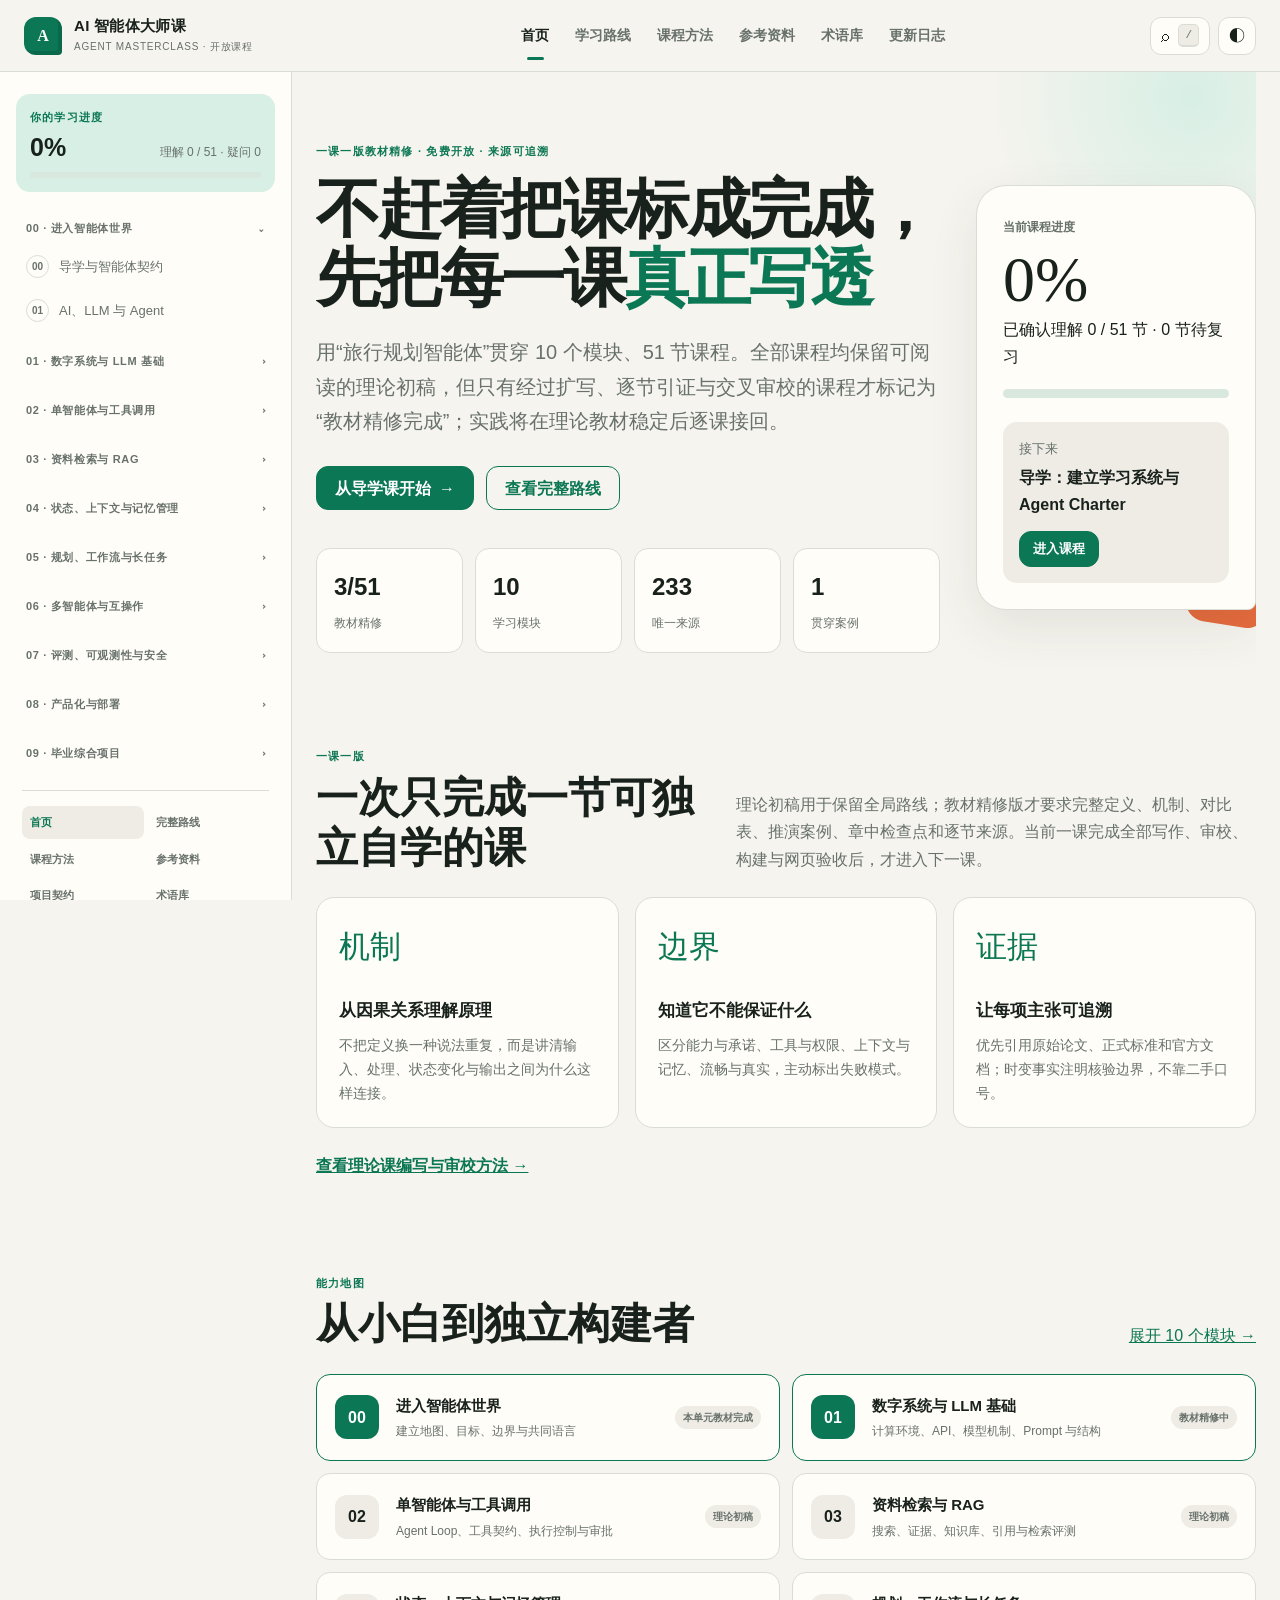
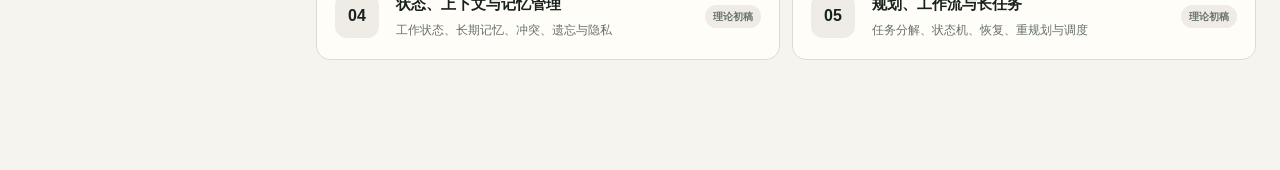
<file: ai-agent-masterclass/index.html>
<!doctype html>
<html lang="zh-CN" data-theme="light">
  <head>
    <meta charset="UTF-8" />
    <meta name="viewport" content="width=device-width, initial-scale=1.0" />
    <meta name="description" content="从 AI 小白到智能体工程师：51 节完整路线按一课一版逐步精修成来源可追溯的中文教材，以旅行规划智能体贯穿 LLM、工具、RAG、记忆、规划、多智能体、评测、安全与部署。" />
    <meta name="color-scheme" content="light dark" />
    <title>AI 智能体大师课｜逐课精修教材</title>
    <link rel="stylesheet" href="./styles.css?v=0.5.1" />
  </head>
  <body>
    <a class="skip-link" href="#main-content">跳到正文</a>

    <header class="topbar">
      <a class="brand" href="#/home" aria-label="AI 智能体大师课首页">
        <span class="brand-mark" aria-hidden="true">A</span>
        <span>
          <strong>AI 智能体大师课</strong>
          <small>Agent Masterclass · 开放课程</small>
        </span>
      </a>

      <nav class="topnav" aria-label="主导航">
        <a href="#/home">首页</a>
        <a href="#/roadmap">学习路线</a>
        <a href="#/methodology">课程方法</a>
        <a href="#/sources">参考资料</a>
        <a href="#/glossary">术语库</a>
        <a href="#/updates">更新日志</a>
      </nav>

      <div class="top-actions">
        <button id="search-trigger" class="icon-button search-button" type="button" aria-label="搜索课程">
          <span aria-hidden="true">⌕</span><kbd>/</kbd>
        </button>
        <button id="theme-toggle" class="icon-button" type="button" aria-label="切换深色模式">◐</button>
        <button id="mobile-menu-toggle" class="icon-button mobile-only" type="button" aria-label="打开课程目录" aria-controls="sidebar" aria-expanded="false">☰</button>
      </div>
    </header>

    <div class="app-shell">
      <aside id="sidebar" class="sidebar" aria-label="课程目录">
        <div class="sidebar-progress">
          <div class="eyebrow">你的学习进度</div>
          <div class="progress-summary">
            <strong id="sidebar-progress-label">0%</strong>
            <span id="sidebar-progress-count">0 / 51 课</span>
          </div>
          <div class="progress-track" aria-hidden="true"><span id="sidebar-progress-bar"></span></div>
        </div>
        <nav id="course-nav" class="course-nav" aria-label="课程章节"></nav>
        <div class="sidebar-footer">
          <button id="export-progress" class="text-button" type="button">导出学习进度</button>
          <label class="text-button file-button">导入进度<input id="import-progress" type="file" accept="application/json" /></label>
        </div>
      </aside>

      <main id="main-content" class="main-content" tabindex="-1"></main>
    </div>

    <div id="search-dialog" class="dialog-backdrop" hidden>
      <section class="search-dialog" role="dialog" aria-modal="true" aria-labelledby="search-title">
        <div class="search-field">
          <span aria-hidden="true">⌕</span>
          <input id="search-input" type="search" autocomplete="off" placeholder="搜索课程、概念或术语……" />
          <button id="search-close" class="icon-button" type="button" aria-label="关闭搜索">×</button>
        </div>
        <h2 id="search-title" class="sr-only">课程搜索</h2>
        <div id="search-results" class="search-results"></div>
        <p class="search-hint"><kbd>↑</kbd><kbd>↓</kbd> 选择 · <kbd>Enter</kbd> 打开 · <kbd>Esc</kbd> 关闭</p>
      </section>
    </div>

    <div id="toast" class="toast" role="status" aria-live="polite"></div>

    <script src="./theory-lessons.js?v=0.5.1"></script>
    <script src="./course-data.js?v=0.5.1"></script>
    <script src="./app.js?v=0.5.1"></script>
  </body>
</html>
</file>
<file: ai-agent-masterclass/styles.css>
:root {
  --bg: #f6f4ee;
  --surface: #fffdf8;
  --surface-2: #eeece5;
  --ink: #19211d;
  --muted: #68716c;
  --line: #d9ddd6;
  --brand: #0b7754;
  --brand-strong: #075e43;
  --brand-soft: #d8efe5;
  --on-brand: #ffffff;
  --accent: #e66b3d;
  --accent-soft: #fae3d8;
  --code-bg: #17201c;
  --code-ink: #e8f4ed;
  --shadow: 0 18px 50px rgba(33, 52, 43, 0.09);
  --sidebar-width: 292px;
  --radius: 18px;
  --font-sans: Inter, ui-sans-serif, -apple-system, BlinkMacSystemFont, "Segoe UI", "PingFang SC", "Microsoft YaHei", sans-serif;
  --font-serif: "Noto Serif SC", "Songti SC", STSong, Georgia, serif;
}

html[data-theme="dark"] {
  --bg: #101613;
  --surface: #17201c;
  --surface-2: #202a25;
  --ink: #edf4ef;
  --muted: #a8b5ae;
  --line: #33413a;
  --brand: #66d2a9;
  --brand-strong: #8be2c0;
  --brand-soft: #173d30;
  --on-brand: #102019;
  --accent: #ff966d;
  --accent-soft: #472b22;
  --code-bg: #0a0f0d;
  --code-ink: #e8f4ed;
  --shadow: 0 18px 50px rgba(0, 0, 0, 0.28);
}

* { box-sizing: border-box; }

html { scroll-behavior: smooth; }

body {
  margin: 0;
  background: var(--bg);
  color: var(--ink);
  font-family: var(--font-sans);
  line-height: 1.72;
  text-rendering: optimizeLegibility;
}

button, input { font: inherit; }
button, a { -webkit-tap-highlight-color: transparent; }
a { color: var(--brand); }
:focus-visible { outline: 3px solid var(--accent); outline-offset: 3px; }

.skip-link {
  position: fixed;
  z-index: 1000;
  left: 16px;
  top: -60px;
  padding: 10px 14px;
  background: var(--ink);
  color: var(--surface);
  border-radius: 8px;
}
.skip-link:focus { top: 12px; }

.topbar {
  position: fixed;
  inset: 0 0 auto 0;
  z-index: 100;
  height: 72px;
  display: grid;
  grid-template-columns: minmax(260px, var(--sidebar-width)) 1fr auto;
  align-items: center;
  gap: 24px;
  padding: 0 24px;
  border-bottom: 1px solid var(--line);
  background: color-mix(in srgb, var(--bg) 88%, transparent);
  backdrop-filter: blur(18px);
}

.brand {
  display: flex;
  align-items: center;
  gap: 12px;
  color: var(--ink);
  text-decoration: none;
  line-height: 1.2;
}
.brand strong { display: block; font-size: 15px; letter-spacing: .02em; }
.brand small { color: var(--muted); font-size: 10px; letter-spacing: .08em; text-transform: uppercase; }
.brand-mark {
  width: 38px;
  height: 38px;
  display: grid;
  place-items: center;
  border-radius: 12px 12px 4px 12px;
  background: var(--brand);
  color: var(--surface);
  font-weight: 800;
  font-family: Georgia, serif;
  box-shadow: inset -4px -4px 0 rgba(0, 0, 0, .12);
}

.topnav { display: flex; justify-content: center; gap: 26px; }
.topnav a {
  position: relative;
  color: var(--muted);
  text-decoration: none;
  font-size: 14px;
  font-weight: 600;
}
.topnav a:hover, .topnav a.active { color: var(--ink); }
.topnav a.active::after {
  content: "";
  position: absolute;
  left: 20%;
  right: 20%;
  bottom: -12px;
  height: 3px;
  border-radius: 3px;
  background: var(--brand);
}

.top-actions { display: flex; gap: 8px; justify-content: flex-end; }
.icon-button {
  min-width: 38px;
  height: 38px;
  border: 1px solid var(--line);
  border-radius: 11px;
  background: var(--surface);
  color: var(--ink);
  cursor: pointer;
}
.icon-button:hover { border-color: var(--brand); color: var(--brand); }
.search-button { display: flex; align-items: center; gap: 9px; padding: 0 10px; }
kbd {
  padding: 1px 6px;
  border: 1px solid var(--line);
  border-bottom-width: 2px;
  border-radius: 5px;
  background: var(--surface-2);
  color: var(--muted);
  font-size: 11px;
}
.mobile-only { display: none; }

.app-shell { display: grid; grid-template-columns: var(--sidebar-width) minmax(0, 1fr); padding-top: 72px; min-height: 100vh; }

.sidebar {
  position: fixed;
  top: 72px;
  bottom: 0;
  width: var(--sidebar-width);
  padding: 22px 16px 30px;
  overflow-y: auto;
  border-right: 1px solid var(--line);
  background: var(--surface);
}
.sidebar-progress {
  padding: 14px;
  margin-bottom: 18px;
  border-radius: 14px;
  background: var(--brand-soft);
}
.eyebrow {
  color: var(--brand);
  font-size: 11px;
  font-weight: 800;
  letter-spacing: .11em;
  text-transform: uppercase;
}
.progress-summary { display: flex; justify-content: space-between; align-items: baseline; margin: 8px 0 9px; }
.progress-summary strong { font-size: 25px; line-height: 1; }
.progress-summary span { color: var(--muted); font-size: 12px; }
.progress-track { height: 6px; overflow: hidden; border-radius: 10px; background: color-mix(in srgb, var(--brand) 16%, var(--surface)); }
.progress-track span { display: block; height: 100%; width: 0; border-radius: inherit; background: var(--brand); transition: width .35s ease; }

.module { margin: 6px 0 12px; }
.module-title {
  width: 100%;
  display: flex;
  align-items: center;
  justify-content: space-between;
  gap: 12px;
  padding: 9px 10px;
  border: 0;
  background: transparent;
  color: var(--muted);
  text-align: left;
  cursor: pointer;
  font-size: 11px;
  font-weight: 800;
  letter-spacing: .06em;
  text-transform: uppercase;
}
.module-title .chevron { transition: transform .2s ease; }
.module.collapsed .chevron { transform: rotate(-90deg); }
.module.collapsed .lesson-links { display: none; }
.lesson-links { display: grid; gap: 3px; }
.lesson-link {
  display: grid;
  grid-template-columns: 25px 1fr auto;
  align-items: center;
  gap: 8px;
  padding: 9px 10px;
  border-radius: 10px;
  color: var(--muted);
  text-decoration: none;
  font-size: 13px;
  line-height: 1.35;
}
.lesson-link:hover { background: var(--surface-2); color: var(--ink); }
.lesson-link.active { background: var(--brand-soft); color: var(--brand-strong); font-weight: 700; }
.lesson-index {
  width: 23px;
  height: 23px;
  display: grid;
  place-items: center;
  border: 1px solid var(--line);
  border-radius: 50%;
  font-size: 10px;
  font-weight: 700;
}
.lesson-link.done .lesson-index { border-color: var(--brand); background: var(--brand); color: var(--surface); }
.lesson-link.questions .lesson-index { border-color: var(--accent); background: var(--accent-soft); color: var(--ink); }
.lesson-link.started .lesson-index { border-color: var(--brand); color: var(--brand-strong); }
.lesson-link.planned { opacity: .56; pointer-events: none; }
.lesson-status { font-size: 9px; font-weight: 800; letter-spacing: .04em; }
.sidebar-page-links {
  display: grid;
  grid-template-columns: repeat(2, minmax(0, 1fr));
  gap: 4px;
  margin: 18px 6px 12px;
  padding-top: 15px;
  border-top: 1px solid var(--line);
}
.sidebar-page-links a {
  padding: 7px 8px;
  border-radius: 8px;
  color: var(--muted);
  text-decoration: none;
  font-size: 11px;
  font-weight: 700;
}
.sidebar-page-links a:hover, .sidebar-page-links a.active { background: var(--surface-2); color: var(--brand); }
.sidebar-footer { display: flex; gap: 6px; flex-wrap: wrap; padding: 12px 8px 0; border-top: 1px solid var(--line); }
.text-button {
  border: 0;
  background: transparent;
  color: var(--muted);
  cursor: pointer;
  font-size: 11px;
  text-decoration: underline;
  text-decoration-color: transparent;
}
.text-button:hover { color: var(--brand); text-decoration-color: currentColor; }
.file-button input { display: none; }

.main-content { grid-column: 2; min-width: 0; }
.main-content:focus { outline: none; }
.page { width: min(100% - 48px, 940px); margin: 0 auto; padding: 62px 0 110px; }
.page-wide { width: min(100% - 48px, 1140px); }

.hero { position: relative; overflow: hidden; padding-top: 70px; }
.hero::before {
  content: "";
  position: absolute;
  z-index: -1;
  width: 430px;
  height: 430px;
  right: -150px;
  top: -190px;
  border-radius: 50%;
  background: radial-gradient(circle, var(--brand-soft), transparent 68%);
}
.hero-grid { display: grid; grid-template-columns: minmax(0, 1.45fr) minmax(280px, .65fr); gap: 36px; align-items: center; }
.hero h1 {
  max-width: 760px;
  margin: 14px 0 22px;
  font-family: var(--font-serif);
  font-size: clamp(43px, 5vw, 66px);
  line-height: 1.08;
  letter-spacing: -.035em;
}
.hero h1 em { color: var(--brand); font-style: normal; }
.lead { max-width: 680px; color: var(--muted); font-size: clamp(17px, 2vw, 20px); }
.hero-actions { display: flex; gap: 12px; flex-wrap: wrap; margin-top: 28px; }
.button {
  display: inline-flex;
  align-items: center;
  justify-content: center;
  gap: 8px;
  min-height: 44px;
  padding: 0 18px;
  border: 1px solid var(--brand);
  border-radius: 12px;
  background: var(--brand);
  color: var(--on-brand);
  text-decoration: none;
  font-weight: 750;
  cursor: pointer;
}
.button:hover { background: var(--brand-strong); }
.button.secondary { background: transparent; color: var(--brand); }
.button.secondary:hover { background: var(--brand-soft); }
.button.ghost { border-color: var(--line); background: var(--surface); color: var(--ink); }
.button.small { min-height: 36px; padding: 0 13px; font-size: 13px; }

.hero-card {
  position: relative;
  min-height: 330px;
  padding: 26px;
  border: 1px solid var(--line);
  border-radius: 30px 30px 8px 30px;
  background: var(--surface);
  box-shadow: var(--shadow);
}
.hero-card::after {
  content: "";
  position: absolute;
  width: 82px;
  height: 82px;
  right: -16px;
  bottom: -16px;
  z-index: -1;
  border-radius: 20px;
  background: var(--accent);
  transform: rotate(9deg);
}
.hero-card-label { color: var(--muted); font-size: 12px; font-weight: 700; }
.hero-progress-number { margin: 8px 0 4px; font-family: var(--font-serif); font-size: 64px; line-height: 1; }
.hero-card .progress-track { height: 9px; margin: 18px 0 24px; }
.next-lesson-card { padding: 16px; border-radius: 14px; background: var(--surface-2); }
.next-lesson-card small { display: block; color: var(--muted); }
.next-lesson-card strong { display: block; margin: 3px 0 12px; }

.section { margin-top: 88px; }
.section-heading { display: flex; justify-content: space-between; gap: 20px; align-items: end; margin-bottom: 24px; }
.section-heading h2 { margin: 4px 0 0; font-family: var(--font-serif); font-size: clamp(29px, 4vw, 42px); line-height: 1.2; }
.section-heading p { max-width: 520px; margin: 0; color: var(--muted); }
.section-link-row { margin: 24px 0 0; font-weight: 750; }

.stats-grid { display: grid; grid-template-columns: repeat(4, 1fr); gap: 12px; margin-top: 38px; }
.stat { padding: 17px; border: 1px solid var(--line); border-radius: 14px; background: var(--surface); }
.stat strong { display: block; font-size: 24px; }
.stat span { color: var(--muted); font-size: 12px; }

.cards-grid { display: grid; grid-template-columns: repeat(3, 1fr); gap: 16px; }
.card {
  padding: 22px;
  border: 1px solid var(--line);
  border-radius: var(--radius);
  background: var(--surface);
}
.card:hover { border-color: color-mix(in srgb, var(--brand) 45%, var(--line)); }
.card .card-number { display: block; margin-bottom: 22px; color: var(--brand); font-family: var(--font-serif); font-size: 31px; }
.card h3 { margin: 0 0 8px; font-size: 17px; }
.card p { margin: 0; color: var(--muted); font-size: 14px; }

.module-grid { display: grid; grid-template-columns: repeat(2, 1fr); gap: 12px; }
.module-card { display: grid; grid-template-columns: 46px 1fr auto; gap: 15px; align-items: center; padding: 18px; border: 1px solid var(--line); border-radius: 14px; background: var(--surface); }
.module-card .num { width: 44px; height: 44px; display: grid; place-items: center; border-radius: 12px; background: var(--surface-2); font-weight: 800; }
.module-card h3 { margin: 0 0 3px; font-size: 15px; }
.module-card p { margin: 0; color: var(--muted); font-size: 12px; }
.module-card .tag { padding: 3px 8px; border-radius: 20px; background: var(--surface-2); color: var(--muted); font-size: 10px; font-weight: 700; }
.module-card.current { border-color: var(--brand); }
.module-card.current .num { background: var(--brand); color: var(--on-brand); }

.syllabus-grid { display: grid; gap: 12px; }
.syllabus-module { overflow: hidden; border: 1px solid var(--line); border-radius: 16px; background: var(--surface); }
.syllabus-module[open] { border-color: color-mix(in srgb, var(--brand) 35%, var(--line)); }
.syllabus-module summary {
  display: grid;
  grid-template-columns: 46px minmax(0, 1fr) auto 18px;
  gap: 15px;
  align-items: center;
  padding: 18px;
  cursor: pointer;
  list-style: none;
}
.syllabus-module summary::-webkit-details-marker { display: none; }
.syllabus-module summary::after { content: "⌄"; color: var(--muted); transition: transform .2s ease; }
.syllabus-module[open] summary::after { transform: rotate(180deg); }
.syllabus-module summary strong { display: block; font-size: 15px; }
.syllabus-module summary small { display: block; margin-top: 3px; color: var(--muted); font-size: 12px; font-weight: 400; }
.syllabus-number { width: 44px; height: 44px; display: grid; place-items: center; border-radius: 12px; background: var(--surface-2); font-weight: 800; }
.syllabus-module[open] .syllabus-number { background: var(--brand); color: var(--on-brand); }
.syllabus-body { padding: 0 18px 20px 79px; }
.syllabus-list { margin: 0; padding: 0 !important; list-style: none; border-top: 1px solid var(--line); }
.syllabus-list li { display: grid; grid-template-columns: 34px minmax(0, 1fr) auto; gap: 10px; align-items: center; margin: 0; padding: 10px 0; border-bottom: 1px solid var(--line); color: var(--muted); font-size: 13px; }
.syllabus-list li > span:first-child { color: var(--muted); font-family: ui-monospace, monospace; font-size: 11px; }
.syllabus-list li > a { color: inherit; text-decoration: none; }
.syllabus-list li > a:hover { color: var(--brand); text-decoration: underline; }
.syllabus-list li small { padding: 2px 7px; border-radius: 20px; background: var(--surface-2); font-size: 9px; font-weight: 750; }
.syllabus-list li.released { color: var(--ink); }
.syllabus-list li.released small { background: var(--brand-soft); color: var(--brand-strong); }
.syllabus-list li.released.draft small { border: 1px dashed var(--line); background: transparent; color: var(--muted); }
.syllabus-project { margin: 15px 0 0; color: var(--muted); font-size: 13px; }

.lesson-header { margin-bottom: 44px; padding-bottom: 32px; border-bottom: 1px solid var(--line); }
.breadcrumbs { display: flex; gap: 8px; color: var(--muted); font-size: 12px; }
.lesson-header h1 { max-width: 800px; margin: 16px 0 12px; font-family: var(--font-serif); font-size: clamp(38px, 6vw, 62px); line-height: 1.15; letter-spacing: -.025em; }
.lesson-deck { max-width: 720px; color: var(--muted); font-size: 18px; }
.lesson-meta { display: flex; gap: 10px; flex-wrap: wrap; margin-top: 20px; }
.pill { padding: 5px 10px; border-radius: 20px; background: var(--surface-2); color: var(--muted); font-size: 11px; font-weight: 700; }
.pill.published { background: var(--brand-soft); color: var(--brand-strong); }
.pill.draft { border: 1px dashed var(--line); background: transparent; color: var(--muted); }

.lesson-body { font-size: 17px; }
.lesson-body > h2 { margin: 64px 0 20px; scroll-margin-top: 94px; font-family: var(--font-serif); font-size: 32px; line-height: 1.28; }
.lesson-body > h3 { margin: 36px 0 14px; scroll-margin-top: 94px; font-size: 21px; }
.lesson-body p { margin: 14px 0; }
.lesson-body ul, .lesson-body ol { padding-left: 1.35em; }
.lesson-body li { margin: 7px 0; }
.lesson-body strong { color: var(--ink); }
.lesson-body .muted { color: var(--muted); }

.objectives, .callout {
  margin: 28px 0;
  padding: 22px 24px;
  border: 1px solid var(--line);
  border-left: 4px solid var(--brand);
  border-radius: 4px var(--radius) var(--radius) 4px;
  background: var(--surface);
}
.objectives h2, .callout h3 { margin: 0 0 10px; font-family: var(--font-sans); font-size: 16px; }
.objectives ul { margin: 0; }
.callout.warning { border-left-color: var(--accent); background: var(--accent-soft); }
.callout.idea { background: var(--brand-soft); }

.platform-flow { display: grid; grid-template-columns: repeat(4, 1fr); gap: 10px; margin: 28px 0; }
.platform-flow article { position: relative; min-height: 150px; padding: 18px; border: 1px solid var(--line); border-radius: 14px; background: var(--surface); }
.platform-flow article:not(:last-child)::after { content: "→"; position: absolute; z-index: 2; right: -15px; top: 50%; width: 20px; color: var(--brand); font-weight: 900; text-align: center; transform: translateY(-50%); }
.platform-flow span, .platform-flow strong, .platform-flow small { display: block; }
.platform-flow span { color: var(--brand); font-size: 10px; font-weight: 800; letter-spacing: .04em; }
.platform-flow strong { margin: 9px 0 6px; font-size: 15px; }
.platform-flow small { color: var(--muted); font-size: 11px; }

.do-dont-grid { display: grid; grid-template-columns: repeat(2, minmax(0, 1fr)); gap: 12px; margin: 26px 0; }
.practice-card { padding: 20px 22px; border: 1px solid var(--line); border-radius: 14px; background: var(--surface); }
.practice-card.good { border-top: 4px solid var(--brand); }
.practice-card.bad { border-top: 4px solid var(--accent); }
.practice-card strong { display: block; margin-bottom: 8px; }
.practice-card ul { margin: 0; font-size: 14px; }

.lab-card { display: grid; grid-template-columns: minmax(0, 1fr) minmax(190px, .32fr); gap: 28px; align-items: center; margin: 28px 0; padding: 28px; border: 1px solid color-mix(in srgb, var(--brand) 35%, var(--line)); border-radius: 20px; background: linear-gradient(135deg, var(--brand-soft), var(--surface)); }
.lab-card h3 { margin: 5px 0 8px; font-family: var(--font-serif); font-size: 26px; }
.lab-card p, .lab-card ul { font-size: 14px; }
.lab-actions { display: grid; gap: 9px; }
.lab-actions .button { width: 100%; text-align: center; }
.checklist { counter-reset: lab-step; padding-left: 0 !important; list-style: none; }
.checklist li { position: relative; min-height: 42px; margin: 10px 0; padding-left: 50px; }
.checklist li::before { counter-increment: lab-step; content: counter(lab-step); position: absolute; left: 0; top: -2px; width: 34px; height: 34px; display: grid; place-items: center; border-radius: 10px; background: var(--brand-soft); color: var(--brand-strong); font-weight: 800; }
.source-note { margin-top: 18px !important; padding: 15px 17px; border-radius: 10px; background: var(--surface-2); color: var(--muted); font-size: 13px; }

.concept-map { display: grid; gap: 9px; margin: 28px 0; }
.concept-layer { padding: 18px 20px; border: 1px solid var(--line); border-radius: 14px; background: var(--surface); }
.concept-layer:nth-child(2) { margin-left: 7%; }
.concept-layer:nth-child(3) { margin-left: 14%; }
.concept-layer:nth-child(4) { margin-left: 21%; border-color: var(--brand); background: var(--brand-soft); }
.concept-layer strong { display: inline-block; min-width: 185px; }
.concept-layer span { color: var(--muted); font-size: 14px; }

.compare-table { width: 100%; margin: 24px 0; border-collapse: separate; border-spacing: 0; overflow: hidden; border: 1px solid var(--line); border-radius: 14px; font-size: 14px; }
.compare-table th, .compare-table td { padding: 14px; border-right: 1px solid var(--line); border-bottom: 1px solid var(--line); text-align: left; vertical-align: top; }
.compare-table th:last-child, .compare-table td:last-child { border-right: 0; }
.compare-table tr:last-child td { border-bottom: 0; }
.compare-table th { background: var(--surface-2); font-size: 12px; }

.agent-loop { margin: 30px 0; padding: 24px; border-radius: var(--radius); background: var(--code-bg); color: var(--code-ink); }
.loop-track { display: grid; grid-template-columns: repeat(5, 1fr); gap: 8px; align-items: center; }
.loop-step { position: relative; min-height: 88px; display: grid; place-items: center; padding: 10px; border: 1px solid rgba(255,255,255,.18); border-radius: 12px; text-align: center; opacity: .54; transition: .25s ease; }
.loop-step:not(:last-child)::after { content: "→"; position: absolute; right: -13px; color: rgba(255,255,255,.55); }
.loop-step.active { opacity: 1; border-color: #78dbb3; background: rgba(69, 201, 149, .18); transform: translateY(-3px); }
.loop-step strong { display: block; color: white; }
.loop-step small { font-size: 10px; color: #aebdb5; }
.loop-controls { display: flex; align-items: center; justify-content: space-between; gap: 14px; margin-top: 18px; }
.loop-log { color: #b9c8c0; font-family: ui-monospace, SFMono-Regular, Menlo, monospace; font-size: 12px; }

.code-block { position: relative; margin: 24px 0; border-radius: 14px; overflow: hidden; background: var(--code-bg); color: var(--code-ink); }
.code-label { display: flex; justify-content: space-between; padding: 9px 13px; border-bottom: 1px solid rgba(255,255,255,.1); color: #9eb1a7; font-size: 11px; }
.copy-code { border: 0; background: transparent; color: #cfe3d8; cursor: pointer; font-size: 11px; }
pre { margin: 0; padding: 20px; overflow-x: auto; line-height: 1.65; font-size: 13px; }
code { font-family: ui-monospace, SFMono-Regular, Menlo, Consolas, monospace; }
p code, li code { padding: 2px 5px; border-radius: 5px; background: var(--surface-2); color: var(--brand-strong); font-size: .88em; }

.interactive-panel { margin: 30px 0; padding: 24px; border: 1px solid var(--line); border-radius: var(--radius); background: var(--surface); box-shadow: var(--shadow); }
.interactive-panel h3 { margin-top: 0; }
.form-grid { display: grid; grid-template-columns: repeat(2, minmax(0, 1fr)); gap: 14px; }
.form-grid label { display: grid; gap: 6px; color: var(--ink); font-size: 13px; font-weight: 750; }
.form-grid textarea {
  width: 100%;
  min-height: 78px;
  resize: vertical;
  padding: 11px 12px;
  border: 1px solid var(--line);
  border-radius: 10px;
  outline: none;
  background: var(--bg);
  color: var(--ink);
  font: 400 13px/1.55 var(--font-sans);
}
.form-grid textarea:focus { border-color: var(--brand); box-shadow: 0 0 0 3px color-mix(in srgb, var(--brand) 14%, transparent); }
.panel-actions { display: flex; gap: 8px; flex-wrap: wrap; margin-top: 16px; }
.privacy-note { margin-bottom: 0 !important; font-size: 11px; }
.scenario { display: grid; grid-template-columns: 1fr auto; gap: 18px; padding: 16px 0; border-top: 1px solid var(--line); }
.scenario:first-of-type { border-top: 0; }
.scenario p { margin: 2px 0 0; color: var(--muted); font-size: 14px; }
.choice-buttons { display: flex; align-items: center; gap: 6px; flex-wrap: wrap; }
.choice-button { padding: 7px 10px; border: 1px solid var(--line); border-radius: 8px; background: var(--surface); color: var(--ink); cursor: pointer; font-size: 12px; }
.choice-button:hover { border-color: var(--brand); }
.choice-button.correct { border-color: var(--brand); background: var(--brand-soft); color: var(--brand-strong); }
.choice-button.wrong { border-color: var(--accent); background: var(--accent-soft); }
.scenario-feedback { grid-column: 1 / -1; margin: 0; padding: 9px 12px; border-radius: 8px; background: var(--surface-2); font-size: 13px; }

.quiz { margin: 42px 0; }
.quiz-question { margin: 16px 0; padding: 22px; border: 1px solid var(--line); border-radius: 14px; background: var(--surface); }
.quiz-question legend { padding: 0 4px; font-weight: 750; }
.quiz-option { display: flex; gap: 10px; align-items: flex-start; margin: 10px 0; padding: 10px 12px; border: 1px solid var(--line); border-radius: 9px; cursor: pointer; }
.quiz-option:hover { background: var(--surface-2); }
.quiz-result { margin-top: 16px; padding: 18px; border-radius: 12px; background: var(--brand-soft); }
.quiz-explanations { margin: 12px 0 0; padding-left: 20px; font-size: 14px; }

.assignment { margin: 36px 0; padding: 27px; border-radius: var(--radius); background: var(--ink); color: var(--surface); }
.assignment h3 { margin-top: 0; color: white; }
.assignment-template { padding: 16px; border: 1px solid rgba(255,255,255,.2); border-radius: 12px; color: #d7e1dc; font-family: ui-monospace, monospace; font-size: 13px; white-space: pre-wrap; }

.source-list { padding-left: 0 !important; list-style: none; }
.source-list li { padding: 12px 0; border-bottom: 1px solid var(--line); }
.source-list a { font-weight: 700; }
.source-list small { display: block; color: var(--muted); }
.source-uses { margin: 10px 0 12px; border-top: 1px solid var(--line); border-bottom: 1px solid var(--line); }
.source-uses summary { padding: 10px 0; cursor: pointer; color: var(--muted); font-size: 12px; font-weight: 750; }
.source-uses ul { margin: 0; padding: 0 0 10px; list-style: none; }
.source-uses li { padding: 10px 0; border-top: 1px solid var(--line); }
.source-uses li p { margin: 5px 0 0; color: var(--muted); font-size: 12px; line-height: 1.55; }
.source-list.numbered {
  counter-reset: source;
  list-style: none;
}
.source-list.numbered li {
  position: relative;
  padding-left: 42px;
  scroll-margin-top: 96px;
}
.source-list.numbered li::before {
  counter-increment: source;
  content: "[" counter(source) "]";
  position: absolute;
  left: 0;
  color: var(--brand);
  font-family: ui-monospace, SFMono-Regular, Menlo, monospace;
  font-size: 12px;
  font-weight: 800;
}

.theory-status {
  display: grid;
  grid-template-columns: auto minmax(0, 1fr);
  gap: 16px;
  align-items: start;
  margin: 0 0 28px;
  padding: 16px 18px;
  border: 1px solid color-mix(in srgb, var(--brand) 36%, var(--line));
  border-radius: 14px;
  background: var(--brand-soft);
}
.theory-status p { margin: 0; color: var(--muted); font-size: 14px; }
.reading-guide {
  margin: 34px 0;
  padding: 26px;
  border: 1px solid var(--line);
  border-radius: 20px;
  background: linear-gradient(145deg, var(--surface), var(--surface-2));
}
.reading-guide h2 { margin: 6px 0 10px; font-family: var(--font-serif); font-size: 27px; }
.reading-guide > div:first-child > p { max-width: 760px; color: var(--muted); }
.reading-guide-grid { display: grid; grid-template-columns: repeat(2, minmax(0, 1fr)); gap: 14px; margin-top: 20px; }
.reading-guide-grid article { padding: 17px 19px; border: 1px solid var(--line); border-radius: 13px; background: var(--surface); }
.reading-guide-grid h3 { margin: 0 0 8px; font-size: 15px; }
.reading-guide-grid ul { margin: 0; font-size: 14px; }
.scope-boundary {
  margin: 34px 0;
  padding: 24px 26px;
  border: 1px solid var(--line);
  border-radius: 18px;
  background: var(--surface);
}
.scope-boundary > h2 { margin: 6px 0 18px; font-family: var(--font-serif); font-size: 25px; }
.scope-boundary-grid { display: grid; grid-template-columns: repeat(2, minmax(0, 1fr)); gap: 14px; }
.scope-boundary-grid article { padding: 17px 19px; border-radius: 13px; background: var(--surface-2); }
.scope-boundary-grid article:last-child { border: 1px dashed var(--line); background: transparent; }
.scope-boundary-grid h3 { margin: 0 0 8px; font-size: 15px; }
.scope-boundary-grid ul { margin: 0; font-size: 14px; }
.engineering-language-note {
  margin: 24px 0 34px;
  padding: 17px 20px;
  border-left: 4px solid var(--accent);
  border-radius: 4px 12px 12px 4px;
  background: color-mix(in srgb, var(--accent) 10%, var(--surface));
}
.engineering-language-note p { margin: 5px 0 0; color: var(--muted); font-size: 14px; }
.source-kind {
  display: inline-flex;
  width: fit-content;
  padding: 3px 8px;
  border-radius: 999px;
  background: var(--surface-2);
  color: var(--brand-strong);
  font-size: 10px;
  font-weight: 800;
  letter-spacing: .03em;
}
.prerequisite-panel {
  margin: 28px 0;
  padding: 20px 22px;
  border: 1px solid var(--line);
  border-radius: 14px;
  background: var(--surface-2);
}
.prerequisite-panel h2 { margin: 0 0 8px; font-family: var(--font-sans); font-size: 16px; }
.prerequisite-panel ul { margin: 0; }
.lesson-toc {
  margin: 36px 0 54px;
  padding: 22px 24px;
  border: 1px solid var(--line);
  border-radius: var(--radius);
  background: var(--surface);
}
.lesson-toc strong { display: block; margin-bottom: 8px; }
.lesson-toc ol { display: grid; grid-template-columns: repeat(2, minmax(0, 1fr)); gap: 5px 28px; margin: 0; }
.lesson-toc button {
  padding: 0;
  border: 0;
  background: transparent;
  color: var(--muted);
  cursor: pointer;
  text-align: left;
  font-size: 14px;
}
.lesson-toc button:hover { color: var(--brand); text-decoration: underline; }
.theory-section {
  position: relative;
  margin: 64px 0 0;
  scroll-margin-top: 96px;
}
.theory-section > .section-number {
  display: block;
  margin-bottom: 4px;
  color: var(--brand);
  font-size: 11px;
  font-weight: 850;
  letter-spacing: .12em;
}
.theory-section > h2 {
  margin: 0 0 20px;
  font-family: var(--font-serif);
  font-size: 32px;
  line-height: 1.28;
}
.textbook-section {
  padding-top: 10px;
}
.section-lead {
  margin: -8px 0 24px !important;
  color: var(--muted);
  font-family: var(--font-serif);
  font-size: 21px;
  line-height: 1.55;
}
.definition-grid {
  display: grid;
  grid-template-columns: repeat(2, minmax(0, 1fr));
  gap: 11px;
  margin: 22px 0;
}
.definition-card {
  padding: 18px 19px;
  border: 1px solid color-mix(in srgb, var(--brand) 28%, var(--line));
  border-radius: 13px;
  background: var(--brand-soft);
}
.definition-card dt { margin: 0 0 7px; color: var(--brand-strong); font-size: 15px; font-weight: 800; }
.definition-card dd { margin: 0; font-size: 14px; }
.definition-card .definition-note { margin-top: 8px; color: var(--muted); line-height: 1.55; }
.textbook-table { margin: 30px 0; }
.textbook-table figcaption { margin-bottom: 9px; font-size: 14px; font-weight: 800; }
.table-scroll {
  overflow-x: auto;
  border: 1px solid var(--line);
  border-radius: 14px;
  background: var(--surface);
}
.table-scroll:focus-visible { outline: 3px solid color-mix(in srgb, var(--brand) 28%, transparent); outline-offset: 3px; }
.textbook-table table { width: 100%; min-width: 620px; border-collapse: collapse; font-size: 13px; line-height: 1.55; }
.textbook-table th, .textbook-table td { padding: 13px 14px; border-right: 1px solid var(--line); border-bottom: 1px solid var(--line); text-align: left; vertical-align: top; }
.textbook-table th:last-child, .textbook-table td:last-child { border-right: 0; }
.textbook-table tbody tr:last-child th, .textbook-table tbody tr:last-child td { border-bottom: 0; }
.textbook-table thead th { background: var(--surface-2); font-size: 12px; }
.textbook-table tbody th { width: 20%; background: color-mix(in srgb, var(--surface-2) 58%, transparent); }
.worked-examples { display: grid; gap: 13px; margin: 28px 0; }
.worked-example {
  padding: 22px 24px;
  border: 1px solid var(--line);
  border-left: 4px solid var(--brand);
  border-radius: 5px 15px 15px 5px;
  background: var(--surface);
}
.worked-example h3 { margin: 6px 0 11px; font-size: 19px; }
.worked-example p { font-size: 15px; }
.worked-example .example-takeaway { margin-bottom: 0; padding-top: 11px; border-top: 1px solid var(--line); color: var(--muted); }
.section-takeaway { margin: 24px 0; padding: 17px 19px; border-radius: 12px; background: var(--brand-soft); }
.section-takeaway p { margin: 5px 0 0; }
.section-checkpoints { margin: 28px 0; padding: 20px 22px; border: 1px solid var(--line); border-radius: 14px; background: var(--surface-2); }
.section-checkpoints > h3 { margin: 0 0 10px; font-size: 15px; }
.section-checkpoints details { border-top: 1px solid var(--line); }
.section-checkpoints summary { padding: 12px 0; cursor: pointer; font-size: 14px; font-weight: 720; }
.section-checkpoints details p { margin: 0; padding: 0 0 14px; color: var(--muted); font-size: 14px; }
.section-sources { display: flex; gap: 7px; align-items: center; flex-wrap: wrap; margin-top: 28px !important; padding-top: 13px; border-top: 1px solid var(--line); color: var(--muted); font-size: 12px; }
.section-sources button { min-width: 30px; padding: 3px 7px; border: 1px solid var(--line); border-radius: 999px; background: var(--surface); color: var(--brand); cursor: pointer; text-align: center; }
.section-sources button:hover { border-color: var(--brand); background: var(--brand-soft); }
.misconception-grid {
  display: grid;
  grid-template-columns: repeat(2, minmax(0, 1fr));
  gap: 12px;
}
.misconception-card {
  padding: 20px;
  border: 1px solid var(--line);
  border-top: 4px solid var(--accent);
  border-radius: 14px;
  background: var(--surface);
}
.misconception-card h3 { margin: 0 0 9px; font-size: 15px; }
.misconception-card p { margin: 0; color: var(--muted); font-size: 14px; }
.travel-theory-case {
  margin: 64px 0 0;
  padding: 28px;
  border-radius: 22px;
  background: linear-gradient(135deg, var(--brand-soft), var(--surface));
  border: 1px solid color-mix(in srgb, var(--brand) 36%, var(--line));
}
.travel-theory-case h2 { margin: 7px 0 15px; font-family: var(--font-serif); font-size: 30px; }
.travel-theory-case h3 { margin: 24px 0 8px; font-size: 15px; }
.travel-theory-case.opening-case { margin-top: 38px; margin-bottom: 54px; }
.recap-list {
  counter-reset: recap;
  display: grid;
  gap: 9px;
  padding: 0 !important;
  list-style: none;
}
.recap-list li {
  position: relative;
  margin: 0;
  padding: 13px 15px 13px 50px;
  border: 1px solid var(--line);
  border-radius: 12px;
  background: var(--surface);
}
.recap-list li::before {
  counter-increment: recap;
  content: counter(recap);
  position: absolute;
  left: 14px;
  top: 12px;
  width: 25px;
  height: 25px;
  display: grid;
  place-items: center;
  border-radius: 8px;
  background: var(--brand-soft);
  color: var(--brand-strong);
  font-size: 11px;
  font-weight: 850;
}
.theory-questions { display: grid; gap: 14px; }
.learning-question {
  padding: 20px;
  border: 1px solid var(--line);
  border-radius: 14px;
  background: var(--surface);
}
.learning-question h3 { margin: 0 0 14px; font-size: 16px; line-height: 1.5; }
.learning-question > label, .doubt-field { display: grid; gap: 7px; font-size: 13px; font-weight: 750; }
.learning-question textarea, .doubt-field textarea {
  width: 100%;
  min-height: 88px;
  resize: vertical;
  padding: 11px 12px;
  border: 1px solid var(--line);
  border-radius: 10px;
  outline: none;
  background: var(--bg);
  color: var(--ink);
  font: 400 14px/1.6 var(--font-sans);
}
.learning-question textarea:focus, .doubt-field textarea:focus {
  border-color: var(--brand);
  box-shadow: 0 0 0 3px color-mix(in srgb, var(--brand) 14%, transparent);
}
.understanding-choice {
  display: flex;
  gap: 18px;
  flex-wrap: wrap;
  margin: 14px 0;
  padding: 12px 14px;
  border: 1px solid var(--line);
  border-radius: 10px;
}
.understanding-choice legend { padding: 0 5px; color: var(--muted); font-size: 12px; font-weight: 750; }
.understanding-choice label { display: inline-flex; gap: 7px; align-items: center; font-size: 13px; }
.theory-questions details {
  border: 1px solid var(--line);
  border-radius: 12px;
  background: var(--surface-2);
}
.theory-questions summary { padding: 15px 17px; cursor: pointer; font-weight: 720; }
.theory-questions details p { margin: 0; padding: 0 17px 17px; color: var(--muted); }
.doubt-field { margin-top: 18px; }
.learning-actions { display: flex; gap: 9px; align-items: center; flex-wrap: wrap; margin-top: 18px; }
.learning-status { margin-left: auto; color: var(--muted); font-size: 12px; font-weight: 750; }
.revision-warning { padding: 13px 15px; border-radius: 10px; background: var(--accent-soft); font-size: 13px; }
.practice-deferred { background: var(--surface-2); color: var(--ink); border: 1px dashed var(--line); }
.practice-deferred h3 { color: var(--ink); }
.method-grid { display: grid; grid-template-columns: repeat(2, minmax(0, 1fr)); gap: 12px; }
.method-card { padding: 20px; border: 1px solid var(--line); border-radius: 14px; background: var(--surface); }
.method-card > span { color: var(--brand); font-family: ui-monospace, monospace; font-size: 11px; font-weight: 800; }
.method-card h3 { margin: 6px 0; font-size: 17px; }
.method-card p { margin: 0; color: var(--muted); font-size: 14px; }
.source-policy-list { display: grid; gap: 9px; padding: 0 !important; list-style: none; }
.source-policy-list li { display: grid; grid-template-columns: 150px 1fr; gap: 16px; padding: 14px 16px; border: 1px solid var(--line); border-radius: 12px; background: var(--surface); }
.source-policy-list span { color: var(--muted); }
.source-groups { display: grid; gap: 70px; }
.source-library { display: grid; grid-template-columns: repeat(3, minmax(0, 1fr)); gap: 12px; }
.source-card { padding: 19px; border: 1px solid var(--line); border-radius: 14px; background: var(--surface); overflow-wrap: anywhere; }
.source-card h3 { margin: 9px 0 7px; font-size: 15px; line-height: 1.45; }
.source-card p { margin: 0 0 12px; color: var(--muted); font-size: 13px; }
.source-card small { color: var(--muted); }
.source-card small a { font-weight: 800; text-decoration: none; }
.source-list .source-kind { margin-left: 7px; vertical-align: middle; }

.lesson-footer { display: flex; justify-content: space-between; gap: 18px; align-items: center; margin-top: 72px; padding-top: 26px; border-top: 1px solid var(--line); }
.complete-button.done { background: var(--surface); color: var(--brand); }
.lesson-understanding-status {
  padding: 6px 10px;
  border-radius: 999px;
  background: var(--surface-2);
  color: var(--muted);
  font-size: 11px;
  font-weight: 800;
}
.lesson-understanding-status.understood { background: var(--brand-soft); color: var(--brand-strong); }
.lesson-understanding-status.questions { background: var(--accent-soft); color: var(--ink); }

.glossary-grid { display: grid; grid-template-columns: repeat(2, 1fr); gap: 12px; }
.glossary-card { padding: 20px; border: 1px solid var(--line); border-radius: 14px; background: var(--surface); }
.glossary-card h3 { margin: 0; }
.glossary-card .en { color: var(--brand); font-size: 12px; font-weight: 750; }
.glossary-card p { margin-bottom: 0; color: var(--muted); font-size: 14px; }
.term { padding: 0 3px; border: 0; border-bottom: 1px dashed var(--brand); background: transparent; color: var(--brand-strong); cursor: help; font: inherit; font-weight: 700; }

.updates { position: relative; margin-left: 12px; padding-left: 28px; border-left: 1px solid var(--line); }
.update { position: relative; padding: 0 0 36px; }
.update::before { content: ""; position: absolute; width: 11px; height: 11px; left: -34px; top: 8px; border: 3px solid var(--bg); border-radius: 50%; background: var(--brand); }
.update time { color: var(--muted); font-size: 12px; }
.update h2 { margin: 4px 0; font-size: 20px; }
.update p { margin: 4px 0; color: var(--muted); }

.dialog-backdrop { position: fixed; z-index: 500; inset: 0; display: grid; place-items: start center; padding-top: 12vh; background: rgba(9, 14, 11, .58); backdrop-filter: blur(5px); }
.dialog-backdrop[hidden] { display: none; }
.search-dialog { width: min(92vw, 680px); overflow: hidden; border: 1px solid var(--line); border-radius: 18px; background: var(--surface); box-shadow: 0 30px 90px rgba(0,0,0,.28); }
.search-field { display: grid; grid-template-columns: auto 1fr auto; gap: 10px; align-items: center; padding: 12px 14px; border-bottom: 1px solid var(--line); }
.search-field input { width: 100%; border: 0; outline: 0; background: transparent; color: var(--ink); font-size: 17px; }
.search-field:focus-within { box-shadow: inset 0 -3px var(--brand); }
.search-results { max-height: 54vh; overflow-y: auto; padding: 9px; }
.search-result { display: block; padding: 13px; border-radius: 10px; color: var(--ink); text-decoration: none; }
.search-result:hover, .search-result.selected { background: var(--brand-soft); }
.search-result strong { display: block; }
.search-result small { color: var(--muted); }
.search-hint { margin: 0; padding: 10px 14px; border-top: 1px solid var(--line); color: var(--muted); font-size: 11px; }
.empty-state { padding: 38px 20px; color: var(--muted); text-align: center; }

.toast { position: fixed; z-index: 700; right: 22px; bottom: 22px; max-width: 360px; padding: 11px 15px; border-radius: 10px; background: var(--ink); color: var(--surface); opacity: 0; transform: translateY(12px); pointer-events: none; transition: .25s ease; box-shadow: var(--shadow); font-size: 13px; }
.toast.show { opacity: 1; transform: translateY(0); }
.sr-only { position: absolute !important; width: 1px !important; height: 1px !important; padding: 0 !important; margin: -1px !important; overflow: hidden !important; clip: rect(0,0,0,0) !important; white-space: nowrap !important; border: 0 !important; }

@media (max-width: 980px) {
  :root { --sidebar-width: 280px; }
  .topbar { grid-template-columns: 1fr auto; }
  .topnav { display: none; }
  .sidebar { z-index: 90; transform: translateX(-102%); transition: transform .25s ease; box-shadow: var(--shadow); }
  .sidebar.open { transform: translateX(0); }
  .app-shell { grid-template-columns: 1fr; }
  .main-content { grid-column: 1; }
  .mobile-only { display: block; }
  .hero-grid { grid-template-columns: 1fr; }
  .hero-card { min-height: 0; }
  .cards-grid { grid-template-columns: 1fr; }
  .platform-flow { grid-template-columns: repeat(2, 1fr); }
  .platform-flow article:nth-child(2)::after { display: none; }
  .lab-card { grid-template-columns: 1fr; }
  .source-library { grid-template-columns: repeat(2, minmax(0, 1fr)); }
}

@media (max-width: 700px) {
  .topbar { height: 64px; padding: 0 14px; }
  .brand small { display: none; }
  .brand strong { font-size: 13px; }
  .brand-mark { width: 34px; height: 34px; }
  .app-shell { padding-top: 64px; }
  .sidebar { top: 64px; width: min(88vw, 320px); }
  .page, .page-wide { width: min(100% - 30px, 940px); padding-top: 38px; }
  .hero { padding-top: 42px; }
  .hero h1 { font-size: 45px; }
  .stats-grid { grid-template-columns: repeat(2, 1fr); }
  .module-grid, .glossary-grid, .do-dont-grid, .platform-flow { grid-template-columns: 1fr; }
  .method-grid, .misconception-grid, .source-library { grid-template-columns: 1fr; }
  .reading-guide-grid, .scope-boundary-grid, .definition-grid { grid-template-columns: 1fr; }
  .lesson-toc ol { grid-template-columns: 1fr; }
  .theory-status { grid-template-columns: 1fr; }
  .source-policy-list li { grid-template-columns: 1fr; gap: 4px; }
  .section { margin-top: 62px; }
  .section-heading { display: block; }
  .section-heading p { margin-top: 8px; }
  .concept-layer, .concept-layer:nth-child(2), .concept-layer:nth-child(3), .concept-layer:nth-child(4) { margin-left: 0; }
  .concept-layer strong { display: block; min-width: 0; }
  .compare-table { display: block; overflow-x: auto; }
  .loop-track { grid-template-columns: 1fr; }
  .loop-step { min-height: 63px; }
  .loop-step:not(:last-child)::after { content: "↓"; right: 50%; bottom: -18px; top: auto; }
  .loop-controls { align-items: flex-start; flex-direction: column; }
  .platform-flow article:not(:last-child)::after { content: "↓"; right: 50%; top: auto; bottom: -17px; transform: translateX(50%); }
  .platform-flow article:nth-child(2)::after { display: block; }
  .syllabus-module summary { grid-template-columns: 38px minmax(0, 1fr) 16px; gap: 10px; padding: 14px; }
  .syllabus-module summary .tag { display: none; }
  .syllabus-number { width: 36px; height: 36px; }
  .syllabus-body { padding: 0 14px 16px; }
  .syllabus-list li { grid-template-columns: 28px minmax(0, 1fr); }
  .syllabus-list li small { grid-column: 2; justify-self: start; }
  .scenario { grid-template-columns: 1fr; }
  .scenario-feedback { grid-column: 1; }
  .form-grid { grid-template-columns: 1fr; }
  .lesson-footer { align-items: stretch; flex-direction: column; }
  .lesson-footer .button { width: 100%; }
  .learning-actions { align-items: stretch; flex-direction: column; }
  .learning-actions .button { width: 100%; }
  .learning-status { margin-left: 0; text-align: center; }
  .understanding-choice { align-items: flex-start; flex-direction: column; gap: 9px; }
  .search-button kbd { display: none; }
}

@media (prefers-reduced-motion: reduce) {
  *, *::before, *::after { scroll-behavior: auto !important; transition-duration: .01ms !important; animation-duration: .01ms !important; animation-iteration-count: 1 !important; }
}
</file>
